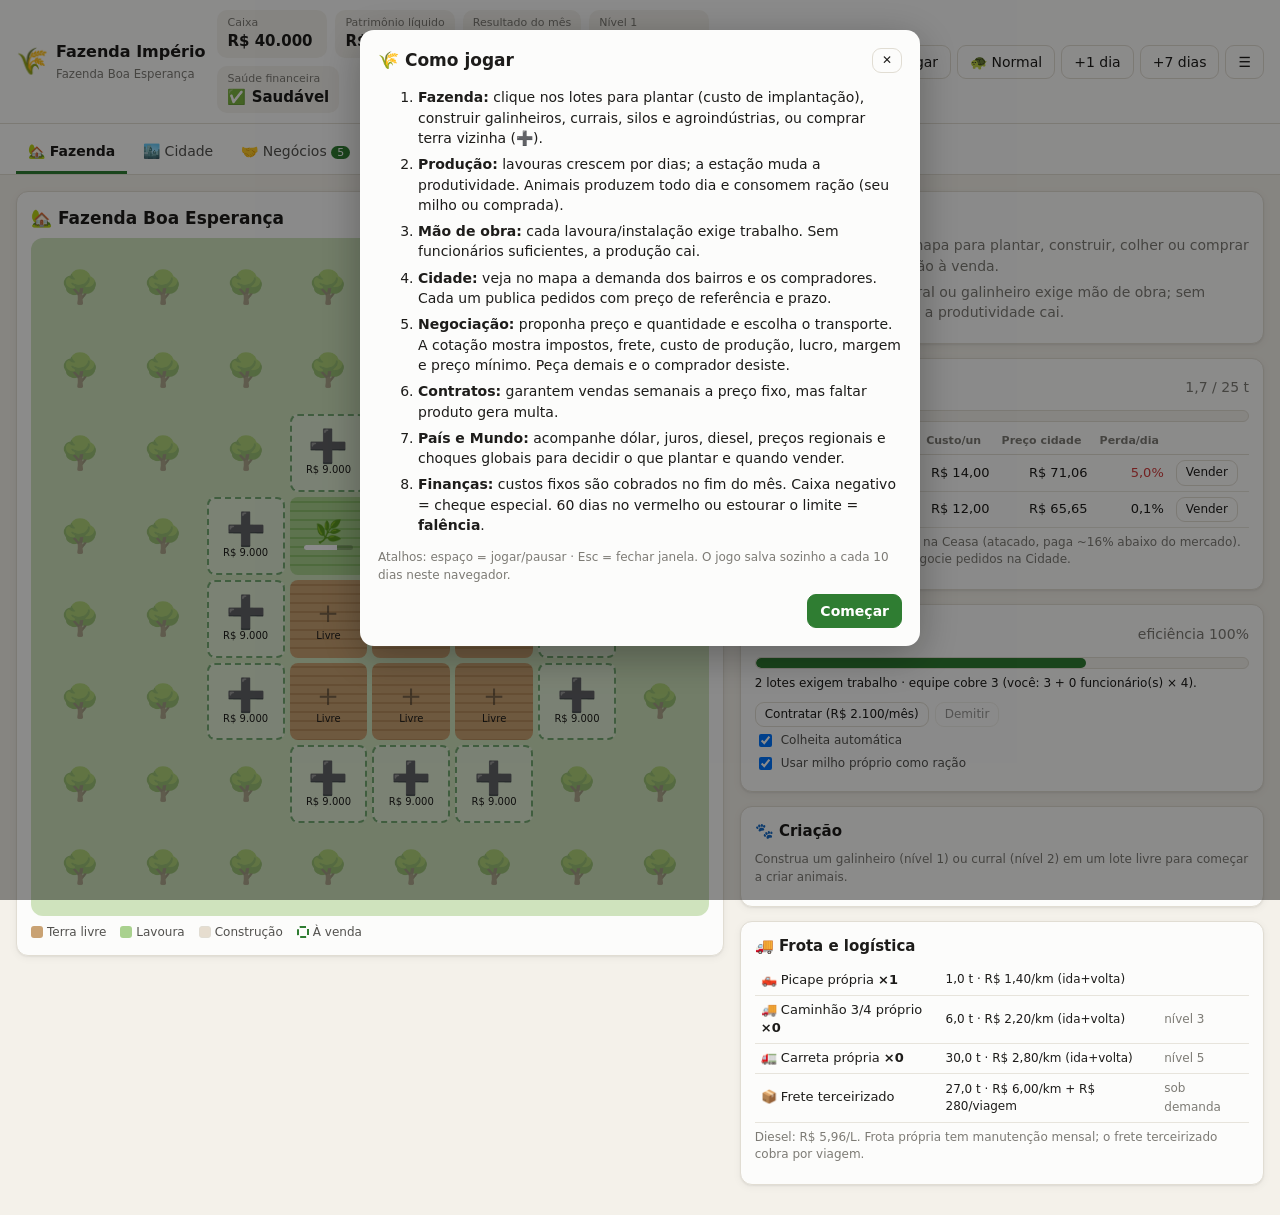
<file: index.html>
<!doctype html>
<html lang="pt-BR">
<head>
  <meta charset="utf-8">
  <meta name="viewport" content="width=device-width, initial-scale=1">
  <title>Fazenda Império</title>
  <meta name="description" content="Simulador de administração de fazenda: produza, negocie com a cidade e acompanhe o mercado do país e do mundo.">
  <link rel="icon" href="data:image/svg+xml,<svg xmlns='http://www.w3.org/2000/svg' viewBox='0 0 100 100'><text y='.9em' font-size='90'>🌾</text></svg>">
  <link rel="stylesheet" href="css/style.css">
</head>
<body>
  <div id="app"></div>
  <script src="js/data.js"></script>
  <script src="js/engine.js"></script>
  <script src="js/charts.js"></script>
  <script src="js/ui.js"></script>
  <script>FG.UI.mount(document.getElementById('app'));</script>
</body>
</html>
</file>
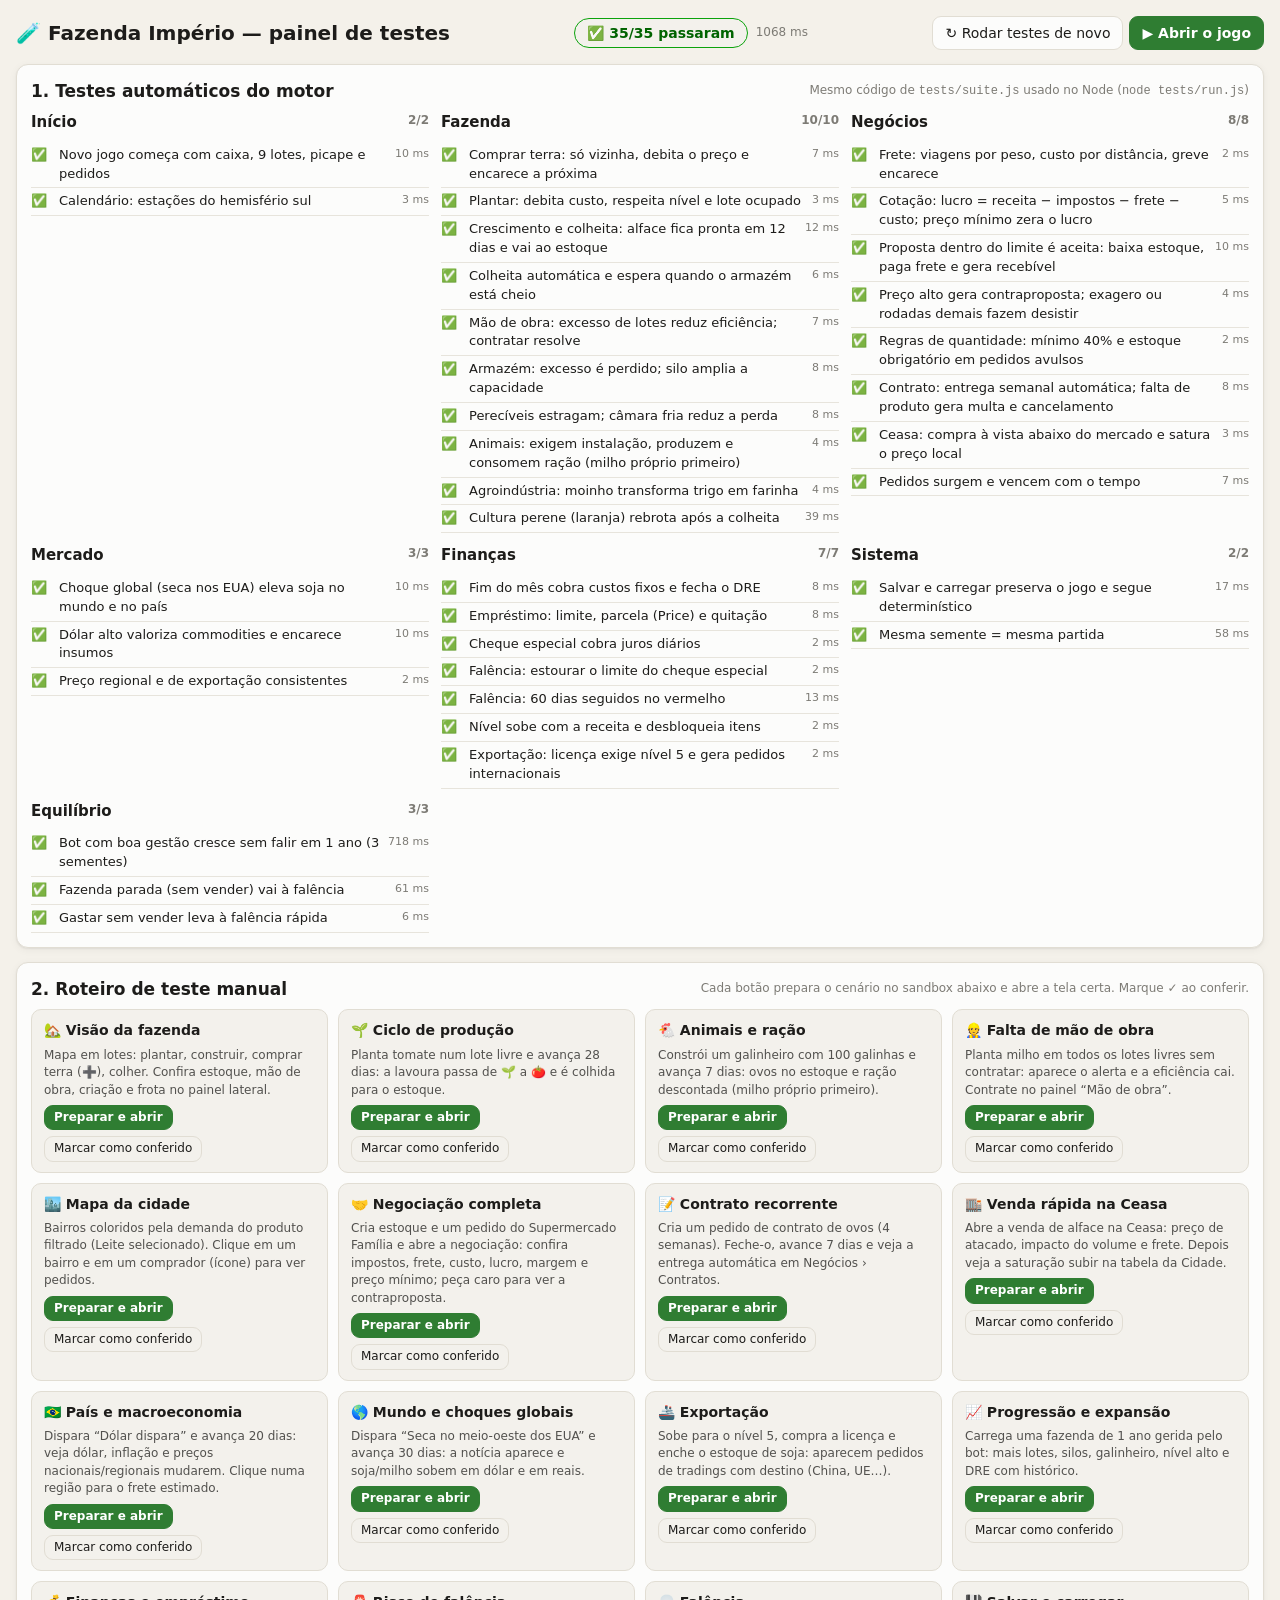
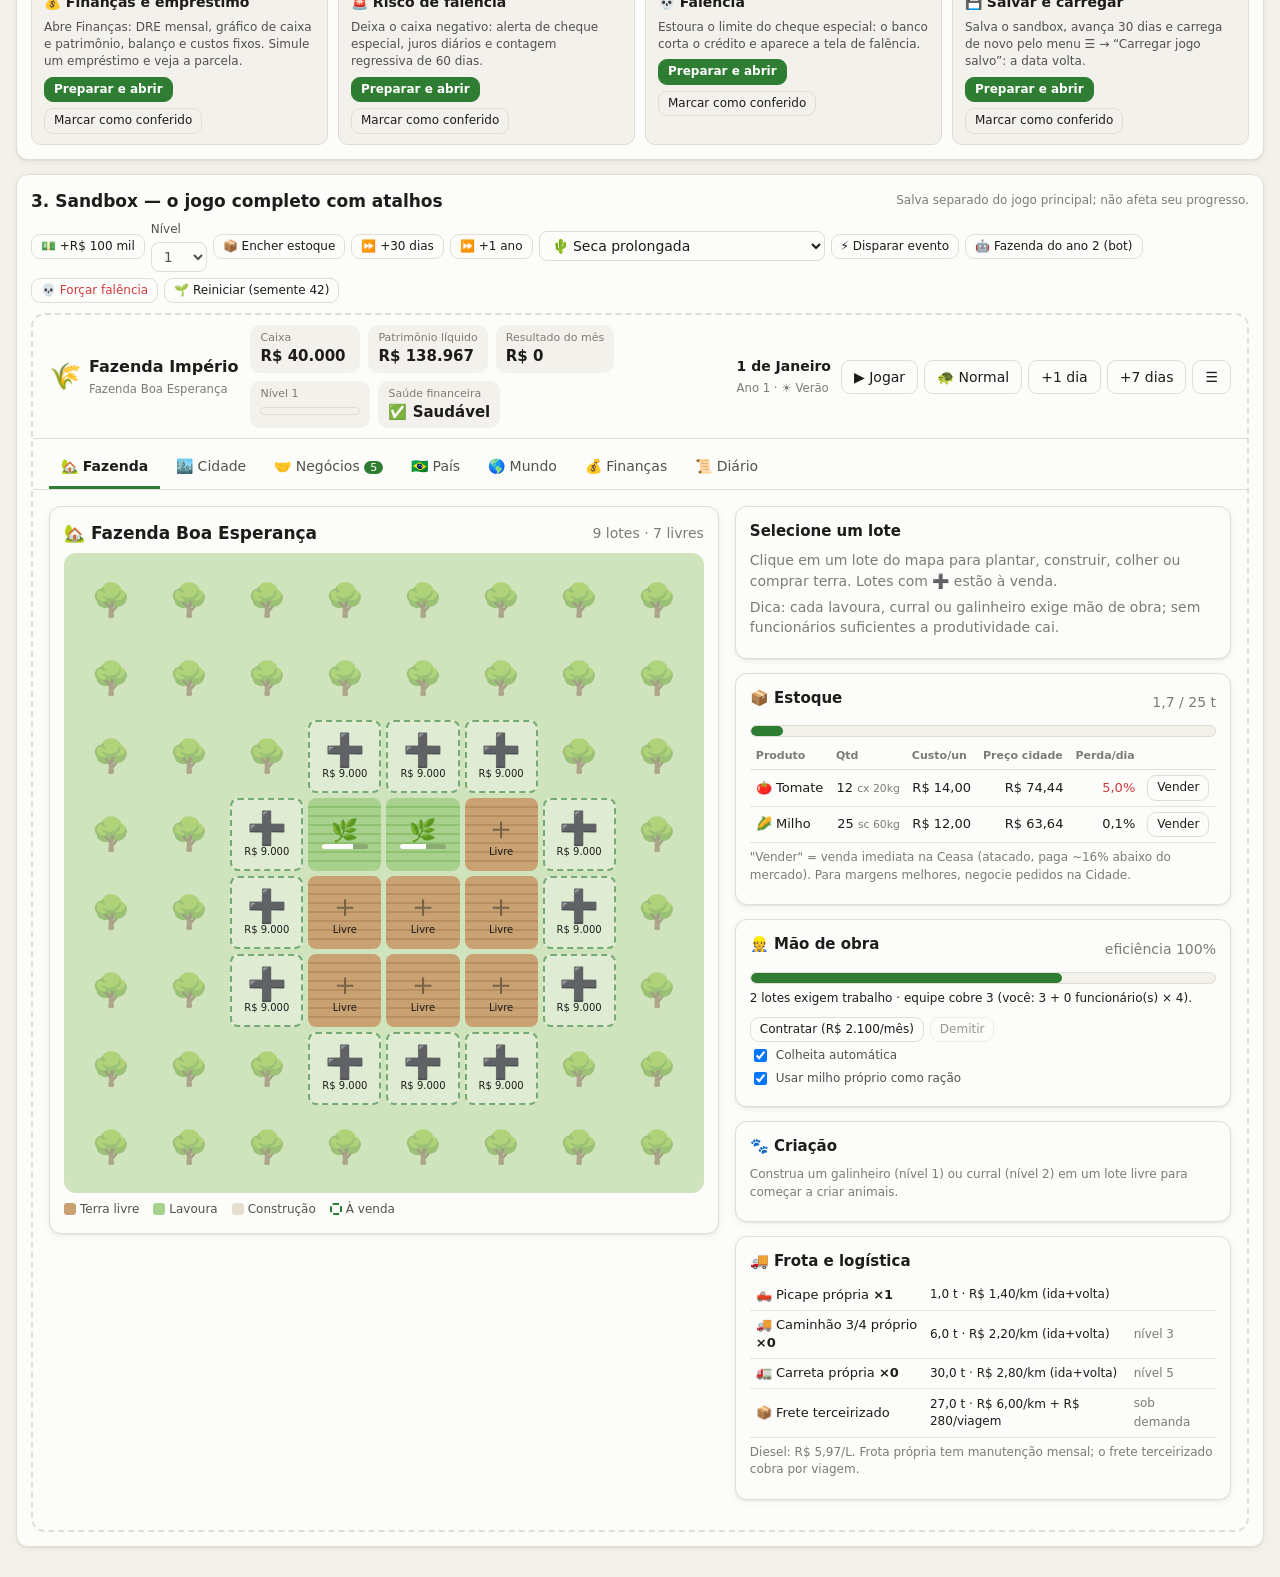
<file: teste.html>
<!doctype html>
<html lang="pt-BR">
<head>
  <meta charset="utf-8">
  <meta name="viewport" content="width=device-width, initial-scale=1">
  <title>Testes do Fazenda Império</title>
  <meta name="description" content="Painel de testes das funcionalidades do Fazenda Império: bateria automática, roteiro guiado e sandbox com atalhos.">
  <link rel="icon" href="data:image/svg+xml,<svg xmlns='http://www.w3.org/2000/svg' viewBox='0 0 100 100'><text y='.9em' font-size='90'>🧪</text></svg>">
  <link rel="stylesheet" href="css/style.css">
  <style>
    .tp { max-width: 1500px; margin: 0 auto; padding: 16px; }
    .tp-head { display: flex; gap: 12px; align-items: center; justify-content: space-between; flex-wrap: wrap; margin-bottom: 14px; }
    .tp-head h1 { font-size: 20px; margin: 0; }
    .summary { display: flex; gap: 8px; flex-wrap: wrap; align-items: center; }
    .pill { padding: 4px 12px; border-radius: 20px; font-weight: 600; background: var(--surface-2); border: 1px solid var(--line); }
    .pill.pass { border-color: var(--good); color: var(--good-ink); }
    .pill.fail { border-color: var(--critical); color: var(--critical); }
    .groups { display: grid; grid-template-columns: repeat(auto-fit, minmax(340px, 1fr)); gap: 12px; }
    .tgroup h3 { display: flex; justify-content: space-between; }
    .trow { display: grid; grid-template-columns: 22px 1fr auto; gap: 6px; padding: 4px 0; border-bottom: 1px solid var(--grid); font-size: 13px; }
    .trow .err { grid-column: 2 / 4; color: var(--critical); font-size: 12px; }
    .trow .ms { color: var(--muted); font-size: 11px; font-variant-numeric: tabular-nums; }
    .guide { display: grid; grid-template-columns: repeat(auto-fit, minmax(280px, 1fr)); gap: 10px; }
    .step { border: 1px solid var(--line); border-radius: 10px; padding: 10px 12px; background: var(--surface-2); display: flex; flex-direction: column; gap: 6px; }
    .step b { font-size: 14px; } .step p { margin: 0; font-size: 12px; color: var(--ink-2); }
    .step .btn { align-self: flex-start; }
    .step.done { border-color: var(--good); }
    .cheats { display: flex; gap: 6px; flex-wrap: wrap; align-items: center; }
    .cheats select { padding: 5px 8px; border: 1px solid var(--line); border-radius: 8px; background: var(--surface); }
    .sandbox { border: 2px dashed var(--line); border-radius: 14px; overflow: hidden; margin-top: 10px; }
    .sandbox .top { position: static; }
  </style>
</head>
<body>
  <div class="tp">
    <div class="tp-head">
      <h1>🧪 Fazenda Império — painel de testes</h1>
      <div class="summary" id="summary"><span class="pill">Rodando testes…</span></div>
      <div class="btns" style="margin:0"><button class="btn" id="rerun">↻ Rodar testes de novo</button><a class="btn primary" href="index.html" style="text-decoration:none">▶ Abrir o jogo</a></div>
    </div>

    <section class="card">
      <div class="card-h"><h2>1. Testes automáticos do motor</h2><span class="muted small">Mesmo código de <code>tests/suite.js</code> usado no Node (<code>node tests/run.js</code>)</span></div>
      <div class="groups" id="results"></div>
    </section>

    <section class="card">
      <div class="card-h"><h2>2. Roteiro de teste manual</h2><span class="muted small">Cada botão prepara o cenário no sandbox abaixo e abre a tela certa. Marque ✓ ao conferir.</span></div>
      <div class="guide" id="guide"></div>
    </section>

    <section class="card">
      <div class="card-h"><h2>3. Sandbox — o jogo completo com atalhos</h2><span class="muted small">Salva separado do jogo principal; não afeta seu progresso.</span></div>
      <div class="cheats">
        <button class="btn small" data-cheat="money">💵 +R$ 100 mil</button>
        <label style="margin:0">Nível <select id="lvl"></select></label>
        <button class="btn small" data-cheat="stock">📦 Encher estoque</button>
        <button class="btn small" data-cheat="d30">⏩ +30 dias</button>
        <button class="btn small" data-cheat="d360">⏩ +1 ano</button>
        <select id="ev"></select><button class="btn small" data-cheat="event">⚡ Disparar evento</button>
        <button class="btn small" data-cheat="year2">🤖 Fazenda do ano 2 (bot)</button>
        <button class="btn small danger" data-cheat="broke">💀 Forçar falência</button>
        <button class="btn small ghost" data-cheat="reset">🌱 Reiniciar (semente 42)</button>
      </div>
      <div class="sandbox"><div id="app"></div></div>
    </section>
  </div>

  <script src="js/data.js"></script>
  <script src="js/engine.js"></script>
  <script src="js/charts.js"></script>
  <script src="js/ui.js"></script>
  <script src="tests/bots.js"></script>
  <script src="tests/suite.js"></script>
  <script>
  (function () {
    const E = FG.Engine, UI = FG.UI, P = FG.PRODUCTS;
    const $ = (s) => document.querySelector(s);
    const done = {};
    try { Object.assign(done, JSON.parse(localStorage.getItem('fazendaImperio.teste.roteiro') || '{}')); } catch (e) {}

    // ---------- 1. bateria automática ----------
    function runSuite() {
      $('#summary').innerHTML = '<span class="pill">Rodando testes…</span>';
      $('#results').innerHTML = '';
      setTimeout(() => {
        const t0 = performance.now();
        const res = FG.TestSuite.run();
        const fail = res.filter(r => !r.ok).length;
        $('#summary').innerHTML = `<span class="pill ${fail ? 'fail' : 'pass'}">${fail ? '❌' : '✅'} ${res.length - fail}/${res.length} passaram</span><span class="muted small">${(performance.now() - t0).toFixed(0)} ms</span>`;
        const groups = {};
        res.forEach(r => (groups[r.group] = groups[r.group] || []).push(r));
        $('#results').innerHTML = Object.entries(groups).map(([g, rs]) => `<div class="tgroup"><h3>${g}<span class="muted small">${rs.filter(r => r.ok).length}/${rs.length}</span></h3>
          ${rs.map(r => `<div class="trow"><span>${r.ok ? '✅' : '❌'}</span><span>${r.name}</span><span class="ms">${r.ms.toFixed(0)} ms</span>${r.ok ? '' : `<span class="err">${r.error}</span>`}</div>`).join('')}</div>`).join('');
      }, 30);
    }
    $('#rerun').onclick = runSuite;

    // ---------- 3. sandbox ----------
    UI.mount($('#app'), { debug: true, saveKey: 'fazendaImperio.teste', state: E.newGame({ seed: 42 }) });
    const S = () => UI.state();
    const lvl = $('#lvl');
    lvl.innerHTML = FG.LEVELS.map((_, i) => `<option value="${i + 1}">${i + 1}</option>`).join('');
    lvl.onchange = () => setLevel(+lvl.value);
    $('#ev').innerHTML = FG.EVENTS.map(e => `<option value="${e.id}">${e.icon} ${e.title}</option>`).join('');
    function setLevel(n) {
      const s = S();
      s.revenueTotal = Math.max(s.revenueTotal, FG.LEVELS[n - 1] * 1000);
      if (s.level > n) s.level = n;
      E.updateLevel(s); lvl.value = s.level; UI.render();
    }
    function fillStock() {
      const s = S();
      for (const p in P) if (s.stock[p].qty < 1) E.addStock(s, p, Math.min(400, 3000 / P[p].weight), E.estUnitCost(s, p));
    }
    function freeTile(s) {
      let i = s.tiles.findIndex(t => t.owned && t.kind === 'land' && !t.crop);
      if (i < 0) { i = s.tiles.findIndex(t => !t.owned && s.tiles.some(o => o.owned && Math.abs(o.x - t.x) + Math.abs(o.y - t.y) === 1)); s.tiles[i].owned = true; }
      return i;
    }
    const cheats = {
      money: () => { S().cash += 100000; },
      stock: fillStock,
      d30: () => UI.advance(30),
      d360: () => UI.advance(360),
      event: () => { E.triggerEvent(S(), $('#ev').value); UI.toast('Evento disparado — veja o Diário.', 'info'); },
      year2: () => { const s = FG.Bots.run(FG.Bots.smartBot, 77, 360); s.settings.autoHarvest = true; UI.setState(s); lvl.value = s.level; },
      broke: () => { const s = S(); s.cash = -E.overdraftLimit(s) - 1000; UI.advance(1); },
      reset: () => { UI.setState(E.newGame({ seed: 42 })); lvl.value = 1; },
    };
    document.querySelector('.cheats').addEventListener('click', (e) => {
      const b = e.target.closest('[data-cheat]'); if (!b) return;
      cheats[b.dataset.cheat](); UI.render();
    });

    // ---------- 2. roteiro guiado ----------
    const steps = [
      { id: 'farm', t: '🏡 Visão da fazenda', d: 'Mapa em lotes: plantar, construir, comprar terra (➕), colher. Confira estoque, mão de obra, criação e frota no painel lateral.', go: () => { UI.ui.sel = S().tiles.findIndex(t => t.owned && t.kind === 'land' && !t.crop); UI.go('farm'); } },
      { id: 'grow', t: '🌱 Ciclo de produção', d: 'Planta tomate num lote livre e avança 28 dias: a lavoura passa de 🌱 a 🍅 e é colhida para o estoque.', go: () => { const s = S(); s.cash += 5000; const i = freeTile(s); E.plant(s, i, 'tomate'); UI.ui.sel = i; UI.go('farm'); UI.advance(28); } },
      { id: 'animals', t: '🐔 Animais e ração', d: 'Constrói um galinheiro com 100 galinhas e avança 7 dias: ovos no estoque e ração descontada (milho próprio primeiro).', go: () => { const s = S(); s.cash += 20000; const i = freeTile(s); E.build(s, i, 'galinheiro'); E.buyAnimals(s, 'galinha', 100); UI.ui.sel = i; UI.go('farm'); UI.advance(7); } },
      { id: 'labor', t: '👷 Falta de mão de obra', d: 'Planta milho em todos os lotes livres sem contratar: aparece o alerta e a eficiência cai. Contrate no painel “Mão de obra”.', go: () => { const s = S(); s.cash += 20000; s.tiles.forEach((t, i) => { if (t.owned && t.kind === 'land' && !t.crop) E.plant(s, i, 'milho'); }); UI.go('farm'); } },
      { id: 'city', t: '🏙️ Mapa da cidade', d: 'Bairros coloridos pela demanda do produto filtrado (Leite selecionado). Clique em um bairro e em um comprador (ícone) para ver pedidos.', go: () => { UI.ui.cityProduct = 'leite'; UI.ui.buyer = 'bompreco'; UI.go('city'); } },
      { id: 'neg', t: '🤝 Negociação completa', d: 'Cria estoque e um pedido do Supermercado Família e abre a negociação: confira impostos, frete, custo, lucro, margem e preço mínimo; peça caro para ver a contraproposta.', go: () => {
          const s = S(); E.addStock(s, 'tomate', 60, 18);
          const ref = E.cityPrice(s, 'tomate') * 0.97;
          s.orders.push({ id: s.nextId++, buyer: 'familia', product: 'tomate', qty: 40, ref: +ref.toFixed(2), reserve: +(ref * 1.12).toFixed(2), created: s.day, deadline: s.day + 6, pay: 21, contract: false, weeks: 0, rounds: 0, maxRounds: 3, counter: null, bloc: null });
          UI.go('biz'); setTimeout(() => document.querySelector(`[data-act="negotiate"][data-id="${s.nextId - 1}"]`).click(), 50); } },
      { id: 'contract', t: '📝 Contrato recorrente', d: 'Cria um pedido de contrato de ovos (4 semanas). Feche-o, avance 7 dias e veja a entrega automática em Negócios › Contratos.', go: () => {
          const s = S(); E.addStock(s, 'ovos', 120, 9);
          const ref = E.cityPrice(s, 'ovos');
          s.orders.push({ id: s.nextId++, buyer: 'mercadao', product: 'ovos', qty: 25, ref: +ref.toFixed(2), reserve: +(ref * 1.1).toFixed(2), created: s.day, deadline: s.day + 6, pay: 7, contract: true, weeks: 4, rounds: 0, maxRounds: 3, counter: null, bloc: null });
          UI.ui.bizTab = 'orders'; UI.go('biz'); } },
      { id: 'spot', t: '🏬 Venda rápida na Ceasa', d: 'Abre a venda de alface na Ceasa: preço de atacado, impacto do volume e frete. Depois veja a saturação subir na tabela da Cidade.', go: () => { const s = S(); E.addStock(s, 'alface', 300, 5); UI.ui.bizTab = 'spot'; UI.go('biz'); setTimeout(() => document.querySelector('[data-act="spot"][data-p="alface"]').click(), 50); } },
      { id: 'country', t: '🇧🇷 País e macroeconomia', d: 'Dispara “Dólar dispara” e avança 20 dias: veja dólar, inflação e preços nacionais/regionais mudarem. Clique numa região para o frete estimado.', go: () => { E.triggerEvent(S(), 'dolarUp'); UI.advance(20); UI.ui.region = 'nordeste'; UI.ui.countryProduct = 'trigo'; UI.go('country'); } },
      { id: 'world', t: '🌎 Mundo e choques globais', d: 'Dispara “Seca no meio-oeste dos EUA” e avança 30 dias: a notícia aparece e soja/milho sobem em dólar e em reais.', go: () => { E.triggerEvent(S(), 'secaEUA'); UI.advance(30); UI.ui.worldProduct = 'soja'; UI.go('world'); } },
      { id: 'export', t: '🚢 Exportação', d: 'Sobe para o nível 5, compra a licença e enche o estoque de soja: aparecem pedidos de tradings com destino (China, UE…).', go: () => { const s = S(); setLevel(5); s.cash += 60000; E.buyLicense(s); E.addStock(s, 'soja', 400, 60); for (let k = 0; k < 300 && !s.orders.some(o => o.buyer === 'export'); k++) E.generateOrders(s); UI.go('world'); } },
      { id: 'growth', t: '📈 Progressão e expansão', d: 'Carrega uma fazenda de 1 ano gerida pelo bot: mais lotes, silos, galinheiro, nível alto e DRE com histórico.', go: () => { cheats.year2(); UI.go('farm'); } },
      { id: 'finance', t: '💰 Finanças e empréstimo', d: 'Abre Finanças: DRE mensal, gráfico de caixa e patrimônio, balanço e custos fixos. Simule um empréstimo e veja a parcela.', go: () => { UI.advance(30); UI.go('finance'); } },
      { id: 'risk', t: '🚨 Risco de falência', d: 'Deixa o caixa negativo: alerta de cheque especial, juros diários e contagem regressiva de 60 dias.', go: () => { S().cash = -8000; UI.advance(1); UI.go('finance'); } },
      { id: 'bankrupt', t: '💀 Falência', d: 'Estoura o limite do cheque especial: o banco corta o crédito e aparece a tela de falência.', go: () => cheats.broke() },
      { id: 'save', t: '💾 Salvar e carregar', d: 'Salva o sandbox, avança 30 dias e carrega de novo pelo menu ☰ → “Carregar jogo salvo”: a data volta.', go: () => { document.querySelector('[data-act="menu"]').click(); setTimeout(() => document.querySelector('[data-act="save"]').click(), 30); setTimeout(() => UI.advance(30), 60); } },
    ];
    function renderGuide() {
      $('#guide').innerHTML = steps.map(s => `<div class="step ${done[s.id] ? 'done' : ''}"><b>${s.t}</b><p>${s.d}</p>
        <div class="btns" style="margin:0"><button class="btn small primary" data-step="${s.id}">Preparar e abrir</button><button class="btn small ghost" data-check="${s.id}">${done[s.id] ? '✓ Conferido' : 'Marcar como conferido'}</button></div></div>`).join('');
    }
    $('#guide').addEventListener('click', (e) => {
      const st = e.target.closest('[data-step]'), ck = e.target.closest('[data-check]');
      if (st) { steps.find(x => x.id === st.dataset.step).go(); UI.render(); $('#app').scrollIntoView({ behavior: 'smooth' }); }
      if (ck) { done[ck.dataset.check] = !done[ck.dataset.check]; try { localStorage.setItem('fazendaImperio.teste.roteiro', JSON.stringify(done)); } catch (e2) {} renderGuide(); }
    });
    renderGuide();
    runSuite();
  })();
  </script>
</body>
</html>
</file>
<file: css/style.css>
/* Fazenda Império — estilos. Tokens no :root, tema escuro automático ou forçado por data-theme. */
:root {
  color-scheme: light;
  --bg: #f4f1ea; --surface: #fcfcfb; --surface-2: #f3f1ec; --ink: #1d1c1a; --ink-2: #52514e; --muted: #7d7b75;
  --line: #e1ddd3; --grid: #e7e4dc; --axis: #c3c2b7; --accent: #2f7d32; --accent-ink: #fff; --accent-soft: #e3f1e0;
  --series-1: #2a78d6; --series-2: #eb6834;
  --good: #0ca30c; --good-ink: #006300; --warning: #fab219; --serious: #ec835a; --critical: #d03b3b;
  --soil: #c9a273; --soil-2: #b98f5f; --field: #a9d18e; --field-2: #8fc26f; --grass: #cfe3bd; --bld: #e6ddcf; --ready: #f5d76e;
  --map-ground: #eef0e8; --water: #b9d7f0; --road: #ffffff; --road-edge: #c9c6bb;
  --shadow: 0 1px 2px rgba(0,0,0,.06), 0 2px 8px rgba(0,0,0,.05);
  --r: 12px;
}
@media (prefers-color-scheme: dark) {
  :root:not([data-theme="light"]) {
    color-scheme: dark;
    --bg: #121211; --surface: #1a1a19; --surface-2: #232321; --ink: #f0efec; --ink-2: #c3c2b7; --muted: #8f8d86;
    --line: #2f2f2c; --grid: #2c2c2a; --axis: #4a4a46; --accent: #4caf50; --accent-ink: #0d1a0d; --accent-soft: #1f3320;
    --series-1: #3987e5; --series-2: #d95926; --good-ink: #0ca30c;
    --soil: #6e5638; --soil-2: #5e482d; --field: #3f6b2e; --field-2: #355c26; --grass: #26341f; --bld: #3a3631; --ready: #8a7420;
    --map-ground: #1f211d; --water: #1d3a55; --road: #3a3a36; --road-edge: #2a2a27;
    --shadow: 0 1px 2px rgba(0,0,0,.4);
  }
}
:root[data-theme="dark"] {
  color-scheme: dark;
  --bg: #121211; --surface: #1a1a19; --surface-2: #232321; --ink: #f0efec; --ink-2: #c3c2b7; --muted: #8f8d86;
  --line: #2f2f2c; --grid: #2c2c2a; --axis: #4a4a46; --accent: #4caf50; --accent-ink: #0d1a0d; --accent-soft: #1f3320;
  --series-1: #3987e5; --series-2: #d95926; --good-ink: #0ca30c;
  --soil: #6e5638; --soil-2: #5e482d; --field: #3f6b2e; --field-2: #355c26; --grass: #26341f; --bld: #3a3631; --ready: #8a7420;
  --map-ground: #1f211d; --water: #1d3a55; --road: #3a3a36; --road-edge: #2a2a27;
  --shadow: 0 1px 2px rgba(0,0,0,.4);
}

* { box-sizing: border-box; }
html, body { margin: 0; background: var(--bg); color: var(--ink); font: 14px/1.45 system-ui, -apple-system, "Segoe UI", Roboto, sans-serif; }
button, input, select { font: inherit; color: inherit; }
h2 { font-size: 17px; margin: 0; } h3 { font-size: 15px; margin: 0 0 8px; } h4 { font-size: 13px; margin: 14px 0 6px; color: var(--ink-2); }
p { margin: 6px 0; }
.muted { color: var(--muted); } .small { font-size: 12px; } .neg { color: var(--critical); }
.num { text-align: right; font-variant-numeric: tabular-nums; white-space: nowrap; }

/* topo */
.top { position: sticky; top: 0; z-index: 20; display: flex; gap: 12px; align-items: center; flex-wrap: wrap; padding: 10px 16px; background: var(--surface); border-bottom: 1px solid var(--line); }
.brand { display: flex; gap: 8px; align-items: center; min-width: 170px; }
.brand .logo { font-size: 26px; } .brand b { display: block; font-size: 16px; } .brand small { color: var(--muted); }
.kpis { display: flex; gap: 8px; flex: 1; flex-wrap: wrap; }
.kpi { background: var(--surface-2); border-radius: 10px; padding: 5px 10px; min-width: 110px; }
.kpi small { display: block; color: var(--muted); font-size: 11px; } .kpi b { font-size: 15px; font-variant-numeric: tabular-nums; }
.kpi.lvl { min-width: 120px; } .kpi.lvl .bar { margin-top: 5px; }
.risk.warning { box-shadow: inset 3px 0 var(--warning); } .risk.serious { box-shadow: inset 3px 0 var(--serious); } .risk.critical { box-shadow: inset 3px 0 var(--critical); background: color-mix(in srgb, var(--critical) 12%, var(--surface-2)); }
.clock { display: flex; gap: 10px; align-items: center; flex-wrap: wrap; }
.clock .date b { display: block; } .clock .date small { color: var(--muted); }
.ctrl { display: flex; gap: 6px; flex-wrap: wrap; }

.tabs { display: flex; gap: 4px; padding: 8px 16px 0; overflow-x: auto; background: var(--surface); border-bottom: 1px solid var(--line); }
.tab { border: 0; background: none; padding: 9px 12px; border-radius: 10px 10px 0 0; cursor: pointer; color: var(--ink-2); white-space: nowrap; border-bottom: 3px solid transparent; }
.tab:hover { background: var(--surface-2); }
.tab.on { color: var(--ink); font-weight: 600; border-bottom-color: var(--accent); }
.tab em { font-style: normal; background: var(--accent); color: var(--accent-ink); border-radius: 10px; padding: 0 6px; font-size: 11px; }

#alert { padding: 0 16px; }
.alert { margin-top: 10px; padding: 8px 12px; border-radius: 10px; background: color-mix(in srgb, var(--warning) 18%, var(--surface)); border: 1px solid color-mix(in srgb, var(--warning) 50%, transparent); }

main { padding: 16px; max-width: 1500px; margin: 0 auto; }

/* botões e controles */
.btn { border: 1px solid var(--line); background: var(--surface); border-radius: 9px; padding: 6px 12px; cursor: pointer; white-space: nowrap; }
.btn:hover:not(:disabled) { border-color: var(--accent); }
.btn:disabled { opacity: .45; cursor: not-allowed; }
.btn.primary { background: var(--accent); border-color: var(--accent); color: var(--accent-ink); font-weight: 600; }
.btn.on { background: var(--accent-soft); border-color: var(--accent); }
.btn.ghost { background: transparent; }
.btn.danger { color: var(--critical); }
.btn.small { padding: 3px 9px; font-size: 12px; }
.btns { display: flex; gap: 6px; flex-wrap: wrap; margin-top: 10px; }
.btns.end { justify-content: flex-end; }
.chips, .subtabs { display: flex; gap: 6px; flex-wrap: wrap; margin: 6px 0 10px; }
.chip { border: 1px solid var(--line); background: var(--surface-2); border-radius: 20px; padding: 3px 10px; cursor: pointer; font-size: 12px; }
.chip.on { background: var(--accent); color: var(--accent-ink); border-color: var(--accent); }
.linkrow { display: flex; justify-content: space-between; gap: 6px; width: 100%; border: 0; background: none; padding: 4px 0; cursor: pointer; text-align: left; }
.linkrow:hover { color: var(--accent); }
label { display: block; margin: 8px 0; font-size: 12px; color: var(--ink-2); }
label input[type=number], label input[type=text], label select { display: block; width: 100%; margin-top: 3px; padding: 7px 9px; border: 1px solid var(--line); border-radius: 8px; background: var(--surface-2); font-size: 14px; }
input[type=range] { width: 100%; accent-color: var(--accent); }
.opts label { display: flex; gap: 6px; align-items: center; margin: 4px 0; }
.tag { display: inline-block; font-size: 11px; padding: 1px 7px; border-radius: 10px; background: var(--surface-2); border: 1px solid var(--line); color: var(--ink-2); margin-left: 4px; }
.tag.good { border-color: var(--good); color: var(--good-ink); } .tag.bad { border-color: var(--critical); color: var(--critical); } .tag.warn { border-color: var(--warning); }
.trend { font-size: 12px; white-space: nowrap; color: var(--muted); font-variant-numeric: tabular-nums; }
.trend.up { color: var(--good-ink); } .trend.down { color: var(--critical); }

/* cards e layout */
.card { background: var(--surface); border: 1px solid var(--line); border-radius: var(--r); padding: 14px; box-shadow: var(--shadow); margin-bottom: 14px; min-width: 0; }
.card-h { display: flex; align-items: center; justify-content: space-between; gap: 10px; margin-bottom: 8px; flex-wrap: wrap; }
.layout { display: grid; grid-template-columns: minmax(0, 1.35fr) minmax(330px, 1fr); gap: 16px; align-items: start; }
.mapcard { position: sticky; top: 130px; }
.side { min-width: 0; }
.stats { display: grid; grid-template-columns: repeat(auto-fit, minmax(110px, 1fr)); gap: 8px; margin: 8px 0; }
.stats > div { background: var(--surface-2); border-radius: 8px; padding: 6px 9px; }
.stats small { display: block; color: var(--muted); font-size: 11px; }
.row { display: flex; justify-content: space-between; align-items: center; gap: 8px; flex-wrap: wrap; margin: 8px 0; }
.bar { height: 8px; background: var(--surface-2); border-radius: 6px; overflow: hidden; border: 1px solid var(--line); }
.bar span { display: block; height: 100%; background: var(--accent); border-radius: 6px; }
.bar.big { height: 12px; margin: 6px 0; } .bar.sm { height: 6px; min-width: 60px; }
.bar.hot span { background: var(--serious); }
.tbl-wrap { overflow-x: auto; }
.tbl { width: 100%; border-collapse: collapse; font-size: 13px; }
.tbl th { text-align: left; font-weight: 600; color: var(--muted); font-size: 11px; padding: 5px 6px; border-bottom: 1px solid var(--line); white-space: nowrap; }
.tbl td { padding: 5px 6px; font-variant-numeric: tabular-nums; border-bottom: 1px solid var(--grid); vertical-align: middle; }
.tbl tr.locked { opacity: .5; }
.tbl tr.hl td { background: var(--accent-soft); }
.tbl.dre tr.tot td { font-weight: 700; } .tbl.dre tr.sub td { font-weight: 600; background: var(--surface-2); }

/* fazenda */
.farm-wrap { background: var(--grass); border-radius: 12px; padding: 10px; }
.farm-grid { display: grid; grid-template-columns: repeat(var(--n), 1fr); gap: 5px; }
.tile { position: relative; aspect-ratio: 1; border: 2px solid transparent; border-radius: 8px; cursor: pointer; display: flex; flex-direction: column; align-items: center; justify-content: center; gap: 2px; padding: 2px; min-width: 0; overflow: hidden; color: var(--ink); }
.tile .ico { font-size: clamp(16px, 3.2vw, 32px); line-height: 1; } .tile .ico.small { font-size: clamp(13px, 2.3vw, 22px); } .tile .ico.faint { opacity: .45; }
.tile small { font-size: 10px; line-height: 1.1; text-align: center; max-width: 100%; overflow: hidden; text-overflow: ellipsis; white-space: nowrap; }
.tile.locked { background: transparent; border: 2px dashed transparent; }
.tile.locked.adj { border-color: color-mix(in srgb, var(--accent) 60%, transparent); background: color-mix(in srgb, var(--surface) 35%, transparent); }
.tile.land { background: repeating-linear-gradient(0deg, var(--soil) 0 7px, var(--soil-2) 7px 9px); }
.tile.crop { background: repeating-linear-gradient(0deg, var(--field) 0 7px, var(--field-2) 7px 9px); }
.tile.crop.estufa { background: repeating-linear-gradient(45deg, var(--field) 0 6px, var(--bld) 6px 9px); }
.tile.crop.ready { background: var(--ready); box-shadow: inset 0 0 0 2px color-mix(in srgb, var(--warning) 70%, transparent); }
.tile.bld { background: var(--bld); }
.tile.sel { border-color: var(--series-1); box-shadow: 0 0 0 2px var(--series-1); }
.tile:hover { filter: brightness(1.06); }
.tile .prog { width: 70%; height: 5px; background: rgba(0,0,0,.18); border-radius: 3px; overflow: hidden; }
.tile .prog span { display: block; height: 100%; background: var(--surface); }
.tile .badge { background: var(--surface); padding: 0 5px; border-radius: 6px; font-weight: 600; }
.tile .warn { position: absolute; top: 2px; right: 4px; font-style: normal; color: var(--critical); font-size: 12px; }
.tile .gh { position: absolute; top: 1px; left: 3px; font-style: normal; font-size: 11px; }
.legend-row { display: flex; gap: 14px; flex-wrap: wrap; margin-top: 8px; font-size: 12px; color: var(--ink-2); }
.legend-row .sw { display: inline-block; width: 12px; height: 12px; border-radius: 3px; margin-right: 4px; vertical-align: -2px; }
.sw.land { background: var(--soil); } .sw.crop { background: var(--field); } .sw.bld { background: var(--bld); border: 1px solid var(--line); } .sw.adj { border: 2px dashed var(--accent); }

/* mapas */
.map { width: 100%; height: auto; display: block; border-radius: 10px; }
.map .ground { fill: var(--map-ground); } .map .ocean { fill: var(--water); opacity: .55; }
.map .river { fill: none; stroke: var(--water); stroke-width: 16; stroke-linecap: round; }
.map .district { stroke: var(--surface); stroke-width: 3; cursor: pointer; transition: opacity .15s; }
.map .district:hover { opacity: .85; } .map .district.sel { stroke: var(--ink); stroke-width: 3; }
.map .dlabel { font-size: 14px; font-weight: 700; fill: #1d1c1a; pointer-events: none; paint-order: stroke; stroke: rgba(255,255,255,.75); stroke-width: 3px; }
.map .dsub { font-size: 11px; fill: #3b3a37; pointer-events: none; paint-order: stroke; stroke: rgba(255,255,255,.75); stroke-width: 3px; }
.map .dlabel.inv, .map .dsub.inv { fill: #fff; stroke: rgba(0,0,0,.35); }
.map.world .dlabel { font-size: 13px; }
.map .road { fill: none; stroke: var(--road); stroke-width: 6; opacity: .8; stroke-linecap: round; filter: drop-shadow(0 0 1px var(--road-edge)); pointer-events: none; }
.map .road.thin { stroke-width: 4; }
.map .route { stroke: var(--ink-2); stroke-width: 1.5; stroke-dasharray: 5 5; fill: none; pointer-events: none; opacity: .6; }
.map .pin { cursor: pointer; } .map .pin circle { fill: var(--surface); stroke: var(--ink-2); stroke-width: 1.5; }
.map .pin text { font-size: 18px; } .map .pin.sel circle:first-child { stroke: var(--series-1); stroke-width: 4; }
.map .pin.dim { opacity: .3; } .map .pin.locked { opacity: .55; }
.map .pin .badge { fill: var(--critical); stroke: var(--surface); } .map .pin .badgetx { font-size: 11px; fill: #fff; font-weight: 700; }
.map .farmpin { cursor: pointer; } .map .farmpin circle { fill: var(--accent); stroke: var(--surface); stroke-width: 3; } .map .farmpin text { font-size: 22px; }
.maplegend { display: flex; align-items: center; gap: 8px; font-size: 11px; color: var(--muted); margin-top: 8px; flex-wrap: wrap; }
.maplegend .ramp { display: inline-flex; } .maplegend .ramp i { width: 18px; height: 10px; display: inline-block; }

/* pedidos e negociação */
.order { display: flex; justify-content: space-between; gap: 10px; align-items: center; padding: 8px 10px; border: 1px solid var(--line); border-radius: 10px; margin: 6px 0; background: var(--surface-2); }
.order.contract { border-left: 4px solid var(--series-1); }
.modal { position: fixed; inset: 0; background: rgba(0,0,0,.45); z-index: 50; display: flex; align-items: flex-start; justify-content: center; padding: 30px 12px; overflow-y: auto; }
.modal.hidden, .hidden { display: none !important; }
.dialog { background: var(--surface); border-radius: 14px; padding: 18px; width: 100%; max-width: 560px; box-shadow: 0 10px 40px rgba(0,0,0,.3); }
.dialog.negotiation { max-width: 940px; }
.dialog.over { border-top: 6px solid var(--critical); }
.neg-grid { display: grid; grid-template-columns: 1fr 1.1fr; gap: 18px; }
.order-sum { background: var(--surface-2); padding: 8px 10px; border-radius: 10px; }
.chat { max-height: 190px; overflow-y: auto; display: flex; flex-direction: column; gap: 6px; margin-top: 8px; }
.msg { padding: 6px 10px; border-radius: 12px; font-size: 13px; max-width: 92%; }
.msg.them { background: var(--surface-2); align-self: flex-start; }
.msg.me { background: color-mix(in srgb, var(--series-1) 18%, var(--surface)); align-self: flex-end; }
.msg.ok { background: color-mix(in srgb, var(--good) 20%, var(--surface)); align-self: flex-start; font-weight: 600; }
.msg.sys { background: color-mix(in srgb, var(--warning) 25%, var(--surface)); align-self: center; }
.calc { width: 100%; border-collapse: collapse; font-size: 13px; }
.calc td { padding: 5px 4px; border-bottom: 1px solid var(--grid); }
.calc tr.tot td { font-weight: 700; border-top: 2px solid var(--line); }
.help li { margin: 6px 0; }
.menu { display: grid; gap: 8px; }

/* finanças */
.tiles { display: grid; grid-template-columns: repeat(auto-fit, minmax(200px, 1fr)); gap: 12px; margin-bottom: 14px; }
.stat { background: var(--surface); border: 1px solid var(--line); border-radius: var(--r); padding: 12px 14px; box-shadow: var(--shadow); }
.stat small { display: block; color: var(--muted); } .stat b { display: block; font-size: 22px; margin: 2px 0; }
.cols { display: grid; grid-template-columns: repeat(auto-fit, minmax(300px, 1fr)); gap: 14px; }
.linechart { width: 100%; height: auto; display: block; }
.linechart .axis, svg .axis { font-size: 11px; fill: var(--muted); }
.legend { display: flex; gap: 14px; font-size: 12px; color: var(--ink-2); margin-bottom: 4px; }
.legend i { display: inline-block; width: 14px; height: 3px; border-radius: 2px; margin-right: 5px; vertical-align: 3px; }
.hbars { display: grid; gap: 5px; }
.hbar { display: grid; grid-template-columns: 120px 1fr 90px; gap: 8px; align-items: center; font-size: 12px; }
.hbar-t { height: 10px; background: var(--surface-2); border-radius: 0 4px 4px 0; overflow: hidden; }
.hbar-t span { display: block; height: 100%; border-radius: 0 4px 4px 0; }
.hbar-v { text-align: right; font-variant-numeric: tabular-nums; }
.loanform { display: grid; grid-template-columns: 1fr 1.4fr; gap: 8px; }
.macros { display: grid; grid-template-columns: 1fr 1fr; gap: 8px; }
.macro { background: var(--surface-2); border-radius: 10px; padding: 8px 10px; }
.macro small { display: block; color: var(--muted); } .macro b { margin-right: 6px; }
.spark { display: block; overflow: visible; }
.news { display: flex; gap: 10px; padding: 8px 0; border-bottom: 1px solid var(--grid); } .news > span { font-size: 22px; }

/* diário */
.goals { display: grid; grid-template-columns: repeat(auto-fit, minmax(260px, 1fr)); gap: 6px; margin-bottom: 12px; }
.goal { padding: 6px 10px; background: var(--surface-2); border-radius: 8px; font-size: 13px; } .goal.done { color: var(--good-ink); }
.log { display: grid; gap: 2px; }
.logrow { display: grid; grid-template-columns: 110px 26px 1fr; gap: 6px; padding: 5px 4px; border-bottom: 1px solid var(--grid); font-size: 13px; }
.logrow.bad span:last-child { color: var(--critical); }

/* dica e avisos */
.tip { position: fixed; z-index: 100; pointer-events: none; background: var(--ink); color: var(--surface); padding: 5px 9px; border-radius: 7px; font-size: 12px; max-width: 320px; box-shadow: var(--shadow); }
#toasts { position: fixed; right: 16px; bottom: 16px; z-index: 60; display: grid; gap: 6px; max-width: min(380px, calc(100vw - 32px)); }
.toast { background: var(--surface); border: 1px solid var(--line); border-left: 4px solid var(--series-1); border-radius: 10px; padding: 9px 12px; box-shadow: 0 4px 16px rgba(0,0,0,.18); transition: opacity .4s, transform .4s; }
.toast.good { border-left-color: var(--good); } .toast.bad { border-left-color: var(--critical); }
.toast.out { opacity: 0; transform: translateY(8px); }

@media (max-width: 1000px) {
  .layout { grid-template-columns: 1fr; }
  .mapcard { position: static; }
  .neg-grid { grid-template-columns: 1fr; }
  .tabs { position: static; }
}
@media (max-width: 560px) {
  .top { padding: 8px 12px; position: static; }
  .kpis { flex-basis: 100%; }
  .clock { flex-basis: 100%; justify-content: space-between; }
  .btn { padding: 5px 9px; }
  main { padding: 12px 16px; }
  .kpi { min-width: calc(50% - 4px); }
  .farm-grid { gap: 3px; } .farm-wrap { padding: 6px; }
  .tile small { display: none; }
  .hbar { grid-template-columns: 90px 1fr 80px; }
  .loanform, .macros { grid-template-columns: 1fr; }
  .logrow { grid-template-columns: 1fr; }
}
</file>
